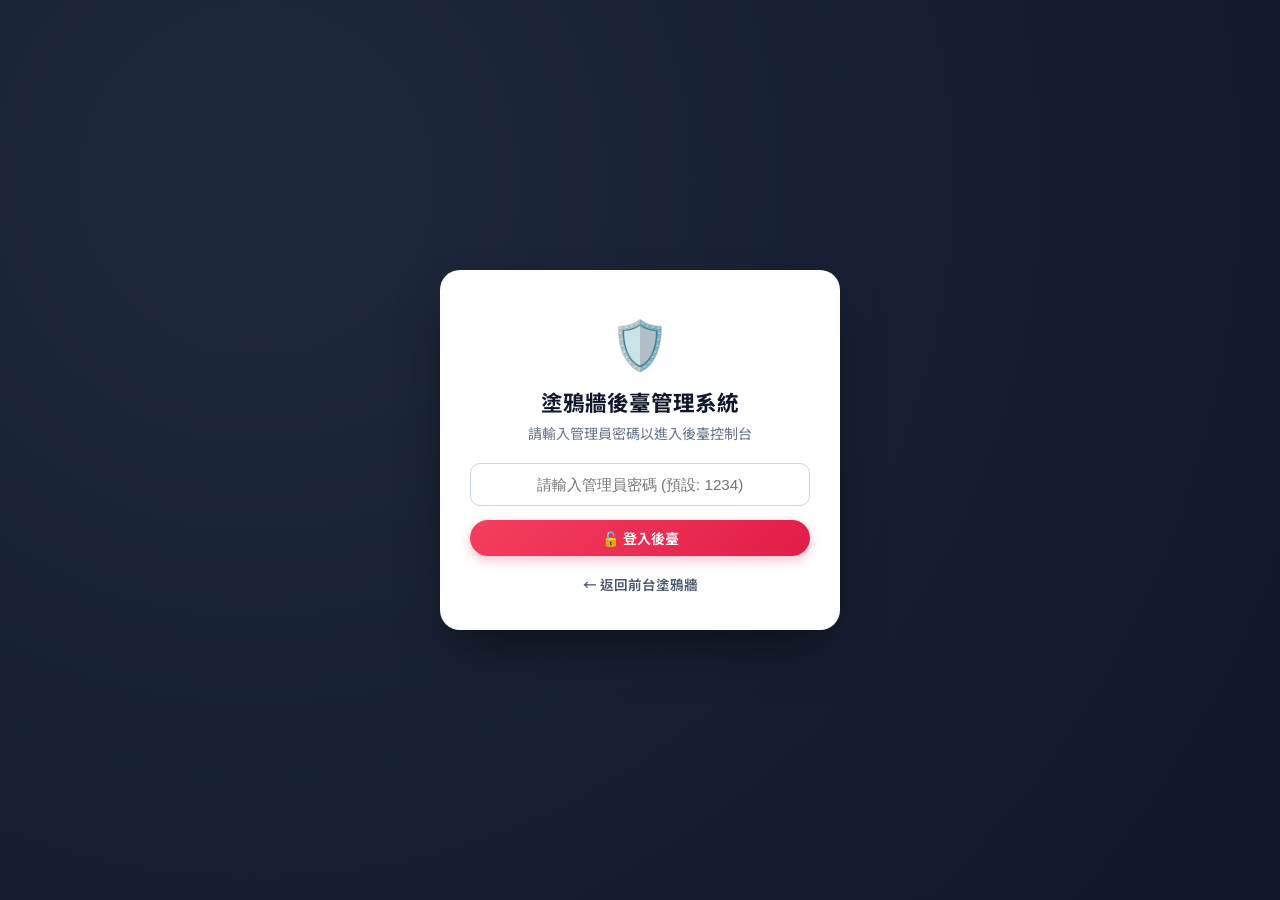
<file: admin.html>
<!DOCTYPE html>
<html lang="zh-Hant">
<head>
  <meta charset="UTF-8" />
  <meta name="viewport" content="width=device-width, initial-scale=1.0" />
  <title>塗鴉牆後臺管理系統 | Padlet Admin Dashboard</title>
  <link rel="preconnect" href="https://fonts.googleapis.com">
  <link rel="preconnect" href="https://fonts.gstatic.com" crossorigin>
  <link href="https://fonts.googleapis.com/css2?family=Noto+Sans+TC:wght@400;500;600;700&display=swap" rel="stylesheet">
  <link rel="stylesheet" href="style.css" />
</head>
<body class="admin-body">
  <!-- 管理員登入鎖定畫面 -->
  <div class="admin-login-overlay" id="loginOverlay">
    <div class="admin-login-card">
      <div class="login-icon">🛡️</div>
      <h2>塗鴉牆後臺管理系統</h2>
      <p>請輸入管理員密碼以進入後臺控制台</p>
      <form id="loginForm">
        <input
          type="password"
          id="adminPinInput"
          placeholder="請輸入管理員密碼 (預設: 1234)"
          required
          autocomplete="current-password"
        />
        <div class="login-error hidden" id="loginError">❌ 密碼錯誤，請重新輸入（預設密碼為 1234）</div>
        <button type="submit" class="btn btn-primary btn-block">🔓 登入後臺</button>
      </form>
      <div class="login-footer">
        <a href="index.html">← 返回前台塗鴉牆</a>
      </div>
    </div>
  </div>

  <!-- 後臺主介面 -->
  <div class="admin-layout hidden" id="adminApp">
    <!-- 左側導覽欄 -->
    <aside class="admin-sidebar">
      <div class="sidebar-brand">
        <div class="brand-logo">🛡️</div>
        <div>
          <h2>Padlet 後臺管理</h2>
          <span class="db-mini-badge" id="adminDbBadge">本機模式</span>
        </div>
      </div>

      <nav class="sidebar-nav">
        <button class="nav-item active" data-section="posts">
          📋 <span>貼文審核與管理</span>
          <span class="nav-badge" id="navPendingBadge">0</span>
        </button>
        <button class="nav-item" data-section="comments">
          💬 <span>留言互動管理</span>
        </button>
        <button class="nav-item" data-section="analytics">
          📊 <span>數據統計分析</span>
        </button>
        <button class="nav-item" data-section="settings">
          ⚙️ <span>牆面與權限設定</span>
        </button>
        <button class="nav-item" data-section="database">
          🗄️ <span>Google Sheet 資料庫</span>
        </button>
      </nav>

      <div class="sidebar-footer">
        <a href="index.html" class="btn btn-secondary btn-block">🎨 前往塗鴉牆前台</a>
        <button class="btn btn-ghost btn-block" id="logoutBtn">🔒 登出後臺</button>
      </div>
    </aside>

    <!-- 右側主內容區 -->
    <div class="admin-main">
      <!-- 頂部工具列 -->
      <header class="admin-topbar">
        <div class="topbar-title">
          <h1 id="sectionTitle">📋 貼文審核與管理</h1>
        </div>
        <div class="topbar-actions">
          <button class="btn btn-icon" id="adminRefreshBtn">🔄 重新同步</button>
          <button class="btn btn-primary" id="adminNewPostBtn">＋ 新增官方貼文</button>
        </div>
      </header>

      <!-- 載入進度條 -->
      <div class="loading-bar hidden" id="adminLoadingBar">
        <div class="loading-progress"></div>
      </div>

      <!-- KPI 數據摘要卡片列 -->
      <section class="kpi-grid">
        <div class="kpi-card">
          <div class="kpi-icon kpi-blue">📝</div>
          <div class="kpi-info">
            <span class="kpi-label">總貼文數</span>
            <strong class="kpi-value" id="kpiTotalPosts">0</strong>
          </div>
        </div>
        <div class="kpi-card">
          <div class="kpi-icon kpi-amber">⏳</div>
          <div class="kpi-info">
            <span class="kpi-label">待審核貼文</span>
            <strong class="kpi-value" id="kpiPendingPosts">0</strong>
          </div>
        </div>
        <div class="kpi-card">
          <div class="kpi-icon kpi-rose">❤️</div>
          <div class="kpi-info">
            <span class="kpi-label">累計獲得愛心</span>
            <strong class="kpi-value" id="kpiTotalLikes">0</strong>
          </div>
        </div>
        <div class="kpi-card">
          <div class="kpi-icon kpi-emerald">💬</div>
          <div class="kpi-info">
            <span class="kpi-label">總留言互動數</span>
            <strong class="kpi-value" id="kpiTotalComments">0</strong>
          </div>
        </div>
      </section>

      <!-- 分頁 1：貼文審核與管理 -->
      <section class="admin-section" id="section-posts">
        <div class="panel-card">
          <div class="table-toolbar">
            <div class="toolbar-filters">
              <input type="text" id="adminSearchInput" placeholder="🔍 搜尋標題、內容、作者..." />
              <select id="adminStatusFilter">
                <option value="all">所有狀態</option>
                <option value="approved">✅ 已公開 (Approved)</option>
                <option value="pending">⏳ 待審核 (Pending)</option>
                <option value="hidden">👁️‍🗨️ 已隱藏 (Hidden)</option>
              </select>
              <select id="adminCategoryFilter">
                <option value="all">所有分類</option>
                <option value="靈感筆記">💡 靈感筆記</option>
                <option value="作品分享">🖼️ 作品分享</option>
                <option value="好站連結">🔗 好站連結</option>
                <option value="待辦事項">📌 待辦事項</option>
                <option value="心情隨筆">💬 心情隨筆</option>
              </select>
            </div>

            <div class="toolbar-batch">
              <span class="selected-count">已選取 <strong id="selectedCount">0</strong> 筆</span>
              <button class="btn btn-sm btn-secondary" id="batchApproveBtn">✅ 批次通過</button>
              <button class="btn btn-sm btn-secondary" id="batchHideBtn">👁️‍🗨️ 批次隱藏</button>
              <button class="btn btn-sm btn-danger" id="batchDeleteBtn">🗑️ 批次刪除</button>
            </div>
          </div>

          <div class="table-responsive">
            <table class="admin-table">
              <thead>
                <tr>
                  <th width="40"><input type="checkbox" id="selectAllCheckbox" /></th>
                  <th width="100">狀態</th>
                  <th width="85">附件預覽</th>
                  <th>標題與內容摘要</th>
                  <th width="110">作者</th>
                  <th width="110">分類 / 顏色</th>
                  <th width="90">互動</th>
                  <th width="120">發布時間</th>
                  <th width="190">管理操作</th>
                </tr>
              </thead>
              <tbody id="adminPostsTbody">
                <!-- 由 admin.js 動態渲染 -->
              </tbody>
            </table>
          </div>
        </div>
      </section>

      <!-- 分頁 2：留言互動管理 -->
      <section class="admin-section hidden" id="section-comments">
        <div class="panel-card">
          <div class="panel-header">
            <h3>💬 全部卡片留言回覆一覽</h3>
            <p class="text-muted">可在此快速檢視所有訪客在各張貼文下的留言，並一鍵移除不當留言。</p>
          </div>
          <div class="table-responsive">
            <table class="admin-table">
              <thead>
                <tr>
                  <th width="140">留言者</th>
                  <th>留言內容</th>
                  <th width="240">所屬貼文標題</th>
                  <th width="150">留言時間</th>
                  <th width="100">操作</th>
                </tr>
              </thead>
              <tbody id="adminCommentsTbody"></tbody>
            </table>
          </div>
        </div>
      </section>

      <!-- 分頁 3：數據統計分析 -->
      <section class="admin-section hidden" id="section-analytics">
        <div class="analytics-grid">
          <div class="panel-card">
            <h3>🏷️ 各分類貼文數量分佈</h3>
            <div id="categoryChartContainer" class="bar-chart-list"></div>
          </div>
          <div class="panel-card">
            <h3>🏆 熱門貼文排行榜 (依愛心與留言數)</h3>
            <div id="topPostsList" class="ranking-list"></div>
          </div>
          <div class="panel-card">
            <h3>✍️ 活躍投稿作者排行</h3>
            <div id="topAuthorsList" class="ranking-list"></div>
          </div>
          <div class="panel-card">
            <h3>🎨 便利貼顏色偏好分佈</h3>
            <div id="colorChartContainer" class="bar-chart-list"></div>
          </div>
        </div>
      </section>

      <!-- 分頁 4：牆面與權限設定 -->
      <section class="admin-section hidden" id="section-settings">
        <div class="panel-card">
          <div class="panel-header">
            <h3>⚙️ 塗鴉牆全域外觀與權限設定</h3>
            <p class="text-muted">修改後點擊「儲存牆面設定」，將同步更新至前台與 Google Sheet `Settings` 工作表。</p>
          </div>
          <form id="boardSettingsForm" class="settings-form">
            <div class="form-row two-cols">
              <div class="form-group">
                <label for="cfgBoardTitle">🏷️ 塗鴉牆主標題</label>
                <input type="text" id="cfgBoardTitle" required />
              </div>
              <div class="form-group">
                <label for="cfgBoardBg">🎨 預設背景主題</label>
                <select id="cfgBoardBg">
                  <option value="bg-cork">經典軟木塞 (Cork)</option>
                  <option value="bg-dark">星空深色 (Dark)</option>
                  <option value="bg-pastel">晨曦漸層 (Pastel)</option>
                  <option value="bg-grid">極簡方格 (Grid)</option>
                </select>
              </div>
            </div>

            <div class="form-group">
              <label for="cfgBoardSubtitle">📝 塗鴉牆副標題說明</label>
              <input type="text" id="cfgBoardSubtitle" />
            </div>

            <div class="form-group">
              <label for="cfgAnnouncement">📢 頂部置頂公告橫幅 <span class="sub-label">(留空則不顯示公告列)</span></label>
              <input type="text" id="cfgAnnouncement" placeholder="例如：歡迎同學上傳本週專題作品！請記得填寫組別與姓名～" />
            </div>

            <hr class="divider" />
            <h4>🛡️ 發言權限與審核機制</h4>

            <div class="switch-list">
              <label class="switch-row">
                <div>
                  <strong>開放訪客新增貼文</strong>
                  <p>關閉後，前台將隱藏「＋新增貼文」按鈕，僅管理員可由後臺發文。</p>
                </div>
                <input type="checkbox" id="cfgAllowPosting" checked />
              </label>

              <label class="switch-row">
                <div>
                  <strong>啟用「先審核後公開」機制</strong>
                  <p>開啟後，前台新發布的貼文會先進入「⏳ 待審核」狀態，需管理員於後臺核准才會顯示於前台。</p>
                </div>
                <input type="checkbox" id="cfgRequireApproval" />
              </label>

              <label class="switch-row">
                <div>
                  <strong>開放貼文下方留言互動</strong>
                  <p>關閉後，前台卡片將停止新增留言回覆。</p>
                </div>
                <input type="checkbox" id="cfgAllowComments" checked />
              </label>
            </div>

            <hr class="divider" />
            <h4>🔑 後臺管理員密碼設定</h4>
            <div class="form-row two-cols">
              <div class="form-group">
                <label for="cfgNewPin">修改後臺管理密碼 <span class="sub-label">(留空則維持原密碼)</span></label>
                <input type="password" id="cfgNewPin" placeholder="輸入新密碼..." />
              </div>
            </div>

            <div class="form-actions">
              <button type="submit" class="btn btn-primary">💾 儲存牆面設定</button>
            </div>
          </form>
        </div>
      </section>

      <!-- 分頁 5：Google Sheet 資料庫與備份匯入 -->
      <section class="admin-section hidden" id="section-database">
        <div class="panel-card">
          <div class="panel-header">
            <h3>🗄️ Google Sheet 資料庫連線與資料備份</h3>
            <p class="text-muted">管理 Google Apps Script Web App 連線網址，或將貼文匯出成 CSV / JSON 報表。</p>
          </div>

          <div class="form-group">
            <label for="adminGasUrlInput">🔗 Google Apps Script Web App URL</label>
            <div class="input-with-btn">
              <input type="url" id="adminGasUrlInput" placeholder="https://script.google.com/macros/s/AKfycb.../exec" />
              <button type="button" class="btn btn-secondary" id="adminTestGasBtn">🔌 測試連線</button>
              <button type="button" class="btn btn-primary" id="adminSaveGasBtn">💾 儲存連線</button>
            </div>
            <p id="adminGasTestMsg" class="test-result-msg"></p>
          </div>

          <hr class="divider" />
          <h4>📦 資料匯出、匯入與清理</h4>
          <div class="db-tools-grid">
            <div class="tool-box">
              <h5>📊 匯出 Excel / CSV 報表</h5>
              <p>將所有貼文（含作者、分類、時間、按讚數、連結）匯出為 UTF-8 CSV 檔案，可直接用 Excel 開啟評分。</p>
              <button type="button" class="btn btn-secondary" id="exportCsvBtn">📥 匯出 CSV 試算表</button>
            </div>

            <div class="tool-box">
              <h5>🗂️ 匯出完整 JSON 備份</h5>
              <p>完整備份所有貼文與留言結構，可用於日後還原或遷移。</p>
              <button type="button" class="btn btn-secondary" id="adminExportJsonBtn">📥 下載 JSON 備份</button>
            </div>

            <div class="tool-box">
              <h5>📤 匯入 JSON 備份資料</h5>
              <p>從先前備份的 JSON 檔案還原貼文資料。</p>
              <input type="file" id="importJsonFile" accept=".json" hidden />
              <button type="button" class="btn btn-secondary" id="importJsonBtn">📤 選擇 JSON 檔案匯入</button>
            </div>

            <div class="tool-box">
              <h5>📋 複製新版 Apps Script 後端</h5>
              <p>包含完整後臺管理 API（批次刪除、審核、雲端設定同步）的後端程式碼。</p>
              <button type="button" class="btn btn-secondary" id="adminCopyGasBtn">📋 一鍵複製新版 .gs 程式碼</button>
            </div>
          </div>
        </div>
      </section>
    </div>
  </div>

  <!-- 編輯 / 新增貼文 Modal -->
  <div class="modal-overlay hidden" id="editPostModal">
    <div class="modal-card">
      <div class="modal-header">
        <h2 id="editModalTitle">✏️ 編輯貼文</h2>
        <button class="modal-close" id="closeEditModal">&times;</button>
      </div>
      <form id="editPostForm" class="modal-body">
        <input type="hidden" id="editPostId" />
        <div class="form-row two-cols">
          <div class="form-group">
            <label for="editAuthor">👤 作者暱稱</label>
            <input type="text" id="editAuthor" required />
          </div>
          <div class="form-group">
            <label for="editStatus">🛡️ 審核狀態</label>
            <select id="editStatus">
              <option value="approved">✅ 已公開 (Approved)</option>
              <option value="pending">⏳ 待審核 (Pending)</option>
              <option value="hidden">👁️‍🗨️ 已隱藏 (Hidden)</option>
            </select>
          </div>
        </div>

        <div class="form-row two-cols">
          <div class="form-group">
            <label for="editCategory">🏷️ 分類標籤</label>
            <select id="editCategory">
              <option value="靈感筆記">💡 靈感筆記</option>
              <option value="作品分享">🖼️ 作品分享</option>
              <option value="好站連結">🔗 好站連結</option>
              <option value="待辦事項">📌 待辦事項</option>
              <option value="心情隨筆">💬 心情隨筆</option>
            </select>
          </div>
          <div class="form-group">
            <label for="editColor">🎨 便利貼顏色</label>
            <select id="editColor">
              <option value="white">純淨白</option>
              <option value="yellow">暖陽黃</option>
              <option value="pink">櫻花粉</option>
              <option value="blue">晴空藍</option>
              <option value="green">薄荷綠</option>
              <option value="purple">薰衣草紫</option>
            </select>
          </div>
        </div>

        <div class="form-group">
          <label for="editTitle">📝 標題</label>
          <input type="text" id="editTitle" required />
        </div>

        <div class="form-group">
          <label for="editContent">💬 內容</label>
          <textarea id="editContent" rows="4"></textarea>
        </div>

        <div class="form-group">
          <label for="editImageUrl">🖼️ 圖片網址 (或上傳替換新圖片)</label>
          <input type="text" id="editImageUrl" placeholder="https://... 或選擇下方檔案上傳" />
          <input type="file" id="editImageFile" accept="image/*" style="margin-top: 6px; font-size: 0.82rem;" />
        </div>

        <div class="form-row two-cols">
          <div class="form-group">
            <label for="editLinkUrl">🔗 外部連結網址</label>
            <input type="url" id="editLinkUrl" placeholder="https://..." />
          </div>
          <div class="form-group">
            <label for="editLinkTitle">🔗 連結顯示名稱</label>
            <input type="text" id="editLinkTitle" placeholder="選填" />
          </div>
        </div>

        <div class="form-row two-cols align-center">
          <div class="form-group">
            <label for="editLikes">❤️ 愛心數量</label>
            <input type="number" id="editLikes" min="0" value="0" />
          </div>
          <div class="form-group pin-checkbox-group">
            <label class="checkbox-label">
              <input type="checkbox" id="editPinned" />
              <span>📌 置頂這則貼文</span>
            </label>
          </div>
        </div>

        <div class="modal-footer">
          <button type="button" class="btn btn-ghost" id="cancelEditBtn">取消</button>
          <button type="submit" class="btn btn-primary" id="saveEditBtn">💾 儲存變更</button>
        </div>
      </form>
    </div>
  </div>

  <!-- Toast 通知 -->
  <div class="toast-container" id="toastContainer"></div>

  <script src="admin.js"></script>
</body>
</html>
</file>
<file: style.css>
:root {
  --primary: #e11d48;
  --primary-hover: #be123c;
  --text-main: #1e293b;
  --text-muted: #64748b;
  --border-light: rgba(148, 163, 184, 0.25);
  --shadow-card: 0 10px 25px -5px rgba(15, 23, 42, 0.12), 0 4px 10px -2px rgba(15, 23, 42, 0.06);
  --shadow-hover: 0 20px 30px -8px rgba(15, 23, 42, 0.18), 0 8px 15px -4px rgba(15, 23, 42, 0.08);
  --radius-lg: 16px;
  --radius-md: 12px;
}

* {
  box-sizing: border-box;
  margin: 0;
  padding: 0;
}

body {
  font-family: 'Noto Sans TC', -apple-system, BlinkMacSystemFont, 'Segoe UI', Roboto, sans-serif;
  color: var(--text-main);
  min-height: 100vh;
  transition: background 0.35s ease;
  overflow-x: hidden;
}

/* 4 種經典 Padlet 塗鴉牆主題背景 */
body.bg-cork {
  background-color: #d6a97a;
  background-image:
    radial-gradient(rgba(120, 72, 32, 0.16) 1.5px, transparent 0),
    radial-gradient(rgba(255, 235, 205, 0.25) 1.5px, transparent 0),
    linear-gradient(135deg, #d8ad7f 0%, #c89666 50%, #be8a59 100%);
  background-size: 22px 22px, 22px 22px, 100% 100%;
  background-position: 0 0, 11px 11px, 0 0;
}

body.bg-dark {
  background: radial-gradient(circle at 20% 20%, #1e293b 0%, #0f172a 60%, #020617 100%);
}

body.bg-pastel {
  background: linear-gradient(135deg, #fdf2f8 0%, #eef2ff 50%, #f0fdf4 100%);
}

body.bg-grid {
  background-color: #f8fafc;
  background-image:
    linear-gradient(to right, rgba(148, 163, 184, 0.18) 1px, transparent 1px),
    linear-gradient(to bottom, rgba(148, 163, 184, 0.18) 1px, transparent 1px);
  background-size: 28px 28px;
}

/* 頂部導覽列 */
.board-header {
  position: sticky;
  top: 0;
  z-index: 50;
  display: flex;
  flex-wrap: wrap;
  justify-content: space-between;
  align-items: center;
  gap: 16px;
  padding: 14px 28px;
  background: rgba(255, 255, 255, 0.86);
  backdrop-filter: blur(14px);
  -webkit-backdrop-filter: blur(14px);
  border-bottom: 1px solid rgba(255, 255, 255, 0.4);
  box-shadow: 0 4px 20px rgba(15, 23, 42, 0.06);
}

.header-left {
  display: flex;
  align-items: center;
  gap: 14px;
}

.board-avatar {
  width: 48px;
  height: 48px;
  border-radius: 14px;
  background: linear-gradient(135deg, #fb7185, #e11d48);
  display: flex;
  align-items: center;
  justify-content: center;
  font-size: 24px;
  box-shadow: 0 4px 12px rgba(225, 29, 72, 0.3);
  flex-shrink: 0;
}

.board-title-row {
  display: flex;
  align-items: center;
  gap: 12px;
  flex-wrap: wrap;
}

.board-title-group h1 {
  font-size: 1.35rem;
  font-weight: 700;
  color: #0f172a;
  padding: 2px 6px;
  border-radius: 6px;
  outline: none;
  transition: background 0.2s;
}

.board-title-group h1:hover,
.board-title-group h1:focus,
.board-title-group p:hover,
.board-title-group p:focus {
  background: rgba(148, 163, 184, 0.16);
}

.board-title-group p {
  font-size: 0.85rem;
  color: #475569;
  padding: 2px 6px;
  border-radius: 6px;
  outline: none;
}

/* 資料庫連線狀態徽章 */
.db-badge {
  display: inline-flex;
  align-items: center;
  gap: 6px;
  font-size: 0.75rem;
  font-weight: 600;
  padding: 4px 10px;
  border-radius: 999px;
  background: #f1f5f9;
  color: #475569;
  border: 1px solid #cbd5e1;
  cursor: pointer;
  transition: all 0.2s;
}

.db-badge:hover {
  transform: translateY(-1px);
}

.db-badge.connected {
  background: #dcfce7;
  color: #15803d;
  border-color: #86efac;
}

.status-dot {
  width: 8px;
  height: 8px;
  border-radius: 50%;
  background: #94a3b8;
}

.db-badge.connected .status-dot {
  background: #16a34a;
  box-shadow: 0 0 0 3px rgba(22, 163, 74, 0.2);
}

.header-actions {
  display: flex;
  align-items: center;
  gap: 10px;
  flex-wrap: wrap;
}

.search-box {
  position: relative;
  display: flex;
  align-items: center;
}

.search-icon {
  position: absolute;
  left: 12px;
  font-size: 0.9rem;
  pointer-events: none;
}

.search-box input {
  padding: 8px 14px 8px 34px;
  border-radius: 999px;
  border: 1px solid #cbd5e1;
  background: rgba(255, 255, 255, 0.9);
  font-size: 0.88rem;
  width: 210px;
  transition: all 0.2s;
  outline: none;
}

.search-box input:focus {
  width: 250px;
  border-color: var(--primary);
  box-shadow: 0 0 0 3px rgba(225, 29, 72, 0.15);
}

/* 背景切換圓點 */
.bg-switcher {
  display: flex;
  align-items: center;
  gap: 6px;
  background: rgba(241, 245, 249, 0.85);
  padding: 6px 10px;
  border-radius: 999px;
  border: 1px solid #e2e8f0;
}

.bg-dot {
  width: 20px;
  height: 20px;
  border-radius: 50%;
  border: 2px solid #fff;
  cursor: pointer;
  box-shadow: 0 1px 3px rgba(0, 0, 0, 0.2);
  transition: transform 0.15s;
}

.bg-dot:hover,
.bg-dot.active {
  transform: scale(1.2);
  outline: 2px solid var(--primary);
}

.bg-dot[data-bg="bg-cork"] { background: #c89666; }
.bg-dot[data-bg="bg-dark"] { background: #0f172a; }
.bg-dot[data-bg="bg-pastel"] { background: linear-gradient(135deg, #fbcfe8, #c7d2fe); }
.bg-dot[data-bg="bg-grid"] { background: #f8fafc; }

/* 按鈕樣式 */
.btn {
  display: inline-flex;
  align-items: center;
  gap: 6px;
  padding: 8px 15px;
  border-radius: 999px;
  font-size: 0.88rem;
  font-weight: 600;
  border: none;
  cursor: pointer;
  transition: all 0.2s ease;
  font-family: inherit;
}

.btn-primary {
  background: linear-gradient(135deg, #f43f5e, #e11d48);
  color: #fff;
  box-shadow: 0 4px 12px rgba(225, 29, 72, 0.28);
}

.btn-primary:hover {
  background: linear-gradient(135deg, #e11d48, #be123c);
  transform: translateY(-1px);
}

.btn-secondary {
  background: #fff;
  color: #334155;
  border: 1px solid #cbd5e1;
}

.btn-secondary:hover {
  background: #f8fafc;
  border-color: #94a3b8;
}

.btn-icon {
  background: rgba(255, 255, 255, 0.85);
  color: #334155;
  border: 1px solid #cbd5e1;
}

.btn-icon:hover {
  background: #fff;
}

.btn-ghost {
  background: transparent;
  color: #64748b;
}

.btn-ghost:hover {
  background: #f1f5f9;
  color: #0f172a;
}

.btn-sm {
  padding: 5px 12px;
  font-size: 0.8rem;
}

/* 分類篩選列 */
.filter-bar {
  display: flex;
  justify-content: space-between;
  align-items: center;
  flex-wrap: wrap;
  gap: 12px;
  padding: 12px 28px;
  background: rgba(255, 255, 255, 0.65);
  backdrop-filter: blur(10px);
  border-bottom: 1px solid rgba(255, 255, 255, 0.3);
}

.category-tabs {
  display: flex;
  align-items: center;
  gap: 8px;
  flex-wrap: wrap;
}

.cat-tab {
  padding: 6px 14px;
  border-radius: 999px;
  border: 1px solid rgba(148, 163, 184, 0.35);
  background: rgba(255, 255, 255, 0.8);
  color: #334155;
  font-size: 0.84rem;
  font-weight: 500;
  cursor: pointer;
  transition: all 0.2s;
  font-family: inherit;
}

.cat-tab:hover {
  background: #fff;
  transform: translateY(-1px);
}

.cat-tab.active {
  background: #0f172a;
  color: #fff;
  border-color: #0f172a;
}

.layout-controls {
  display: flex;
  align-items: center;
  gap: 8px;
}

.hint-text {
  font-size: 0.8rem;
  color: #475569;
  background: rgba(255, 255, 255, 0.7);
  padding: 4px 10px;
  border-radius: 999px;
}

.layout-btn {
  padding: 5px 11px;
  border-radius: 8px;
  border: 1px solid rgba(148, 163, 184, 0.4);
  background: rgba(255, 255, 255, 0.75);
  font-size: 0.82rem;
  cursor: pointer;
  font-family: inherit;
}

.layout-btn.active {
  background: #0f172a;
  color: #fff;
  border-color: #0f172a;
}

/* 進度條 */
.loading-bar {
  width: 100%;
  height: 4px;
  background: rgba(225, 29, 72, 0.15);
  overflow: hidden;
}

.loading-progress {
  width: 35%;
  height: 100%;
  background: var(--primary);
  animation: loadingSlide 1.1s infinite ease-in-out;
}

@keyframes loadingSlide {
  0% { transform: translateX(-100%); }
  100% { transform: translateX(350%); }
}

/* 塗鴉牆主畫布與瀑布流卡片 */
.board-canvas {
  padding: 28px;
  min-height: calc(100vh - 140px);
}

.masonry-grid {
  column-count: 4;
  column-gap: 22px;
  max-width: 1600px;
  margin: 0 auto;
}

.masonry-grid.stream-view {
  column-count: 1;
  max-width: 680px;
}

@media (max-width: 1320px) {
  .masonry-grid { column-count: 3; }
}
@media (max-width: 960px) {
  .masonry-grid { column-count: 2; }
}
@media (max-width: 620px) {
  .masonry-grid { column-count: 1; }
  .board-header, .filter-bar, .board-canvas { padding-left: 16px; padding-right: 16px; }
  .hint-text { display: none; }
}

/* 貼文卡片 (Padlet Card) */
.padlet-card {
  break-inside: avoid;
  margin-bottom: 22px;
  border-radius: var(--radius-lg);
  background: #ffffff;
  box-shadow: var(--shadow-card);
  border: 1px solid rgba(255, 255, 255, 0.7);
  overflow: hidden;
  transition: transform 0.22s ease, box-shadow 0.22s ease;
  position: relative;
  animation: cardPopIn 0.28s ease-out;
}

@keyframes cardPopIn {
  from { opacity: 0; transform: translateY(12px) scale(0.98); }
  to { opacity: 1; transform: translateY(0) scale(1); }
}

.padlet-card:hover {
  transform: translateY(-4px);
  box-shadow: var(--shadow-hover);
}

/* 便利貼主題色 */
.padlet-card.color-white { background: #ffffff; }
.padlet-card.color-yellow { background: #fef9c3; border-color: #fde047; }
.padlet-card.color-pink { background: #fce7f3; border-color: #f9a8d4; }
.padlet-card.color-blue { background: #e0f2fe; border-color: #7dd3fc; }
.padlet-card.color-green { background: #dcfce7; border-color: #86efac; }
.padlet-card.color-purple { background: #f3e8ff; border-color: #d8b4fe; }

.card-top-bar {
  display: flex;
  justify-content: space-between;
  align-items: center;
  padding: 14px 16px 8px;
}

.author-info {
  display: flex;
  align-items: center;
  gap: 8px;
}

.author-avatar {
  width: 30px;
  height: 30px;
  border-radius: 50%;
  background: rgba(15, 23, 42, 0.08);
  display: flex;
  align-items: center;
  justify-content: center;
  font-size: 0.82rem;
  font-weight: 700;
  color: #334155;
}

.author-meta {
  display: flex;
  flex-direction: column;
}

.author-name {
  font-size: 0.84rem;
  font-weight: 600;
  color: #1e293b;
}

.post-time {
  font-size: 0.72rem;
  color: #64748b;
}

.card-badges {
  display: flex;
  align-items: center;
  gap: 6px;
}

.category-pill {
  font-size: 0.72rem;
  font-weight: 600;
  padding: 3px 9px;
  border-radius: 999px;
  background: rgba(15, 23, 42, 0.07);
  color: #334155;
}

.pin-btn, .delete-btn {
  background: transparent;
  border: none;
  cursor: pointer;
  font-size: 0.92rem;
  opacity: 0.45;
  padding: 3px;
  border-radius: 6px;
  transition: all 0.15s;
}

.pin-btn:hover, .delete-btn:hover, .pin-btn.pinned {
  opacity: 1;
  background: rgba(15, 23, 42, 0.07);
}

.card-body {
  padding: 6px 16px 14px;
}

.card-title {
  font-size: 1.08rem;
  font-weight: 700;
  color: #0f172a;
  margin-bottom: 8px;
  line-height: 1.4;
  word-break: break-word;
}

.card-content {
  font-size: 0.92rem;
  color: #334155;
  line-height: 1.65;
  white-space: pre-wrap;
  word-break: break-word;
  margin-bottom: 12px;
}

/* 卡片圖片展示 */
.card-image-wrap {
  margin: 0 -16px 12px;
  background: rgba(15, 23, 42, 0.04);
  cursor: zoom-in;
  overflow: hidden;
  max-height: 360px;
  display: flex;
  align-items: center;
  justify-content: center;
}

.card-image-wrap img {
  width: 100%;
  height: auto;
  max-height: 360px;
  object-fit: cover;
  display: block;
  transition: transform 0.3s ease;
}

.card-image-wrap:hover img {
  transform: scale(1.03);
}

/* 附加連結預覽卡片 */
.card-link-box {
  display: flex;
  align-items: center;
  gap: 10px;
  padding: 10px 12px;
  border-radius: 12px;
  background: rgba(255, 255, 255, 0.72);
  border: 1px solid rgba(15, 23, 42, 0.12);
  text-decoration: none;
  color: #0f172a;
  margin-top: 6px;
  transition: all 0.2s;
}

.card-link-box:hover {
  background: #ffffff;
  border-color: var(--primary);
  transform: translateY(-1px);
}

.link-icon-badge {
  width: 36px;
  height: 36px;
  border-radius: 10px;
  background: rgba(225, 29, 72, 0.1);
  color: var(--primary);
  display: flex;
  align-items: center;
  justify-content: center;
  font-size: 1.05rem;
  flex-shrink: 0;
}

.link-details {
  overflow: hidden;
  flex: 1;
}

.link-title {
  font-size: 0.85rem;
  font-weight: 600;
  color: #0f172a;
  white-space: nowrap;
  overflow: hidden;
  text-overflow: ellipsis;
}

.link-domain {
  font-size: 0.74rem;
  color: #64748b;
  white-space: nowrap;
  overflow: hidden;
  text-overflow: ellipsis;
}

/* 卡片底部互動區 (按讚與留言) */
.card-footer {
  padding: 10px 16px 12px;
  border-top: 1px solid rgba(15, 23, 42, 0.08);
  background: rgba(255, 255, 255, 0.35);
}

.card-actions-row {
  display: flex;
  justify-content: space-between;
  align-items: center;
}

.like-btn, .comment-toggle-btn {
  display: inline-flex;
  align-items: center;
  gap: 5px;
  padding: 5px 11px;
  border-radius: 999px;
  border: 1px solid rgba(15, 23, 42, 0.12);
  background: rgba(255, 255, 255, 0.75);
  font-size: 0.8rem;
  font-weight: 600;
  color: #334155;
  cursor: pointer;
  transition: all 0.15s;
  font-family: inherit;
}

.like-btn:hover, .comment-toggle-btn:hover {
  background: #fff;
  transform: scale(1.04);
}

.like-btn.liked {
  background: #ffe4e6;
  border-color: #fda4af;
  color: #e11d48;
}

/* 卡片內嵌留言區 */
.comments-section {
  margin-top: 10px;
  padding-top: 10px;
  border-top: 1px dashed rgba(15, 23, 42, 0.12);
}

.comment-list {
  display: flex;
  flex-direction: column;
  gap: 7px;
  margin-bottom: 10px;
  max-height: 180px;
  overflow-y: auto;
}

.comment-item {
  font-size: 0.8rem;
  background: rgba(255, 255, 255, 0.75);
  padding: 6px 10px;
  border-radius: 8px;
  line-height: 1.45;
}

.comment-author {
  font-weight: 700;
  color: #0f172a;
  margin-right: 6px;
}

.comment-text {
  color: #334155;
  word-break: break-word;
}

.comment-form {
  display: flex;
  gap: 6px;
}

.comment-form input {
  flex: 1;
  padding: 6px 10px;
  border-radius: 999px;
  border: 1px solid rgba(15, 23, 42, 0.2);
  background: rgba(255, 255, 255, 0.9);
  font-size: 0.8rem;
  outline: none;
  font-family: inherit;
}

.comment-form input:focus {
  border-color: var(--primary);
}

.comment-form button {
  padding: 6px 12px;
  border-radius: 999px;
  border: none;
  background: #0f172a;
  color: #fff;
  font-size: 0.78rem;
  font-weight: 600;
  cursor: pointer;
}

/* 空狀態 */
.empty-state {
  max-width: 460px;
  margin: 60px auto;
  text-align: center;
  padding: 40px 28px;
  border-radius: 20px;
  background: rgba(255, 255, 255, 0.9);
  backdrop-filter: blur(12px);
  box-shadow: var(--shadow-card);
}

.empty-icon {
  font-size: 3rem;
  margin-bottom: 12px;
}

.empty-state h3 {
  font-size: 1.2rem;
  margin-bottom: 8px;
}

.empty-state p {
  font-size: 0.9rem;
  color: #64748b;
  margin-bottom: 20px;
  line-height: 1.6;
}

/* 右下角懸浮按鈕 FAB */
.fab-add {
  position: fixed;
  right: 32px;
  bottom: 32px;
  width: 62px;
  height: 62px;
  border-radius: 50%;
  border: none;
  background: linear-gradient(135deg, #f43f5e, #e11d48);
  color: #fff;
  font-size: 2rem;
  display: flex;
  align-items: center;
  justify-content: center;
  cursor: pointer;
  box-shadow: 0 12px 28px rgba(225, 29, 72, 0.45);
  z-index: 45;
  transition: transform 0.2s ease, box-shadow 0.2s ease;
}

.fab-add:hover {
  transform: scale(1.08) rotate(90deg);
  box-shadow: 0 16px 34px rgba(225, 29, 72, 0.55);
}

/* Modal 彈窗 */
.modal-overlay {
  position: fixed;
  inset: 0;
  z-index: 100;
  background: rgba(15, 23, 42, 0.55);
  backdrop-filter: blur(5px);
  display: flex;
  align-items: center;
  justify-content: center;
  padding: 20px;
  overflow-y: auto;
}

.modal-card {
  width: 100%;
  max-width: 560px;
  background: #ffffff;
  border-radius: 20px;
  box-shadow: 0 25px 50px -12px rgba(15, 23, 42, 0.35);
  overflow: hidden;
  max-height: 92vh;
  display: flex;
  flex-direction: column;
}

.modal-card.modal-lg {
  max-width: 680px;
}

.modal-header {
  display: flex;
  justify-content: space-between;
  align-items: center;
  padding: 18px 24px;
  border-bottom: 1px solid #e2e8f0;
}

.modal-header h2 {
  font-size: 1.18rem;
  color: #0f172a;
}

.modal-close {
  background: transparent;
  border: none;
  font-size: 1.6rem;
  line-height: 1;
  color: #64748b;
  cursor: pointer;
}

.modal-body {
  padding: 20px 24px;
  overflow-y: auto;
}

.form-group {
  margin-bottom: 16px;
}

.form-group label {
  display: block;
  font-size: 0.86rem;
  font-weight: 600;
  color: #1e293b;
  margin-bottom: 6px;
}

.sub-label {
  font-weight: 400;
  color: #64748b;
  font-size: 0.78rem;
}

.required {
  color: var(--primary);
}

.form-row.two-cols {
  display: grid;
  grid-template-columns: 1fr 1fr;
  gap: 12px;
}

@media (max-width: 520px) {
  .form-row.two-cols { grid-template-columns: 1fr; }
}

.form-group input[type="text"],
.form-group input[type="url"],
.form-group select,
.form-group textarea {
  width: 100%;
  padding: 10px 12px;
  border-radius: 10px;
  border: 1px solid #cbd5e1;
  font-size: 0.9rem;
  font-family: inherit;
  outline: none;
  transition: border-color 0.2s, box-shadow 0.2s;
}

.form-group input:focus,
.form-group select:focus,
.form-group textarea:focus {
  border-color: var(--primary);
  box-shadow: 0 0 0 3px rgba(225, 29, 72, 0.12);
}

/* 圖片上傳區 */
.media-tabs {
  display: flex;
  gap: 8px;
  margin-bottom: 8px;
}

.media-tab {
  padding: 6px 12px;
  border-radius: 8px;
  border: 1px solid #cbd5e1;
  background: #f8fafc;
  font-size: 0.8rem;
  font-weight: 600;
  cursor: pointer;
  font-family: inherit;
}

.media-tab.active {
  background: #0f172a;
  color: #fff;
  border-color: #0f172a;
}

.drop-zone {
  border: 2px dashed #cbd5e1;
  border-radius: 12px;
  padding: 18px;
  text-align: center;
  background: #f8fafc;
  cursor: pointer;
  transition: all 0.2s;
  position: relative;
}

.drop-zone:hover, .drop-zone.dragover {
  border-color: var(--primary);
  background: #fff1f2;
}

.drop-icon {
  font-size: 1.8rem;
  display: block;
  margin-bottom: 6px;
}

.drop-zone-content p {
  font-size: 0.86rem;
  font-weight: 500;
  color: #334155;
  margin-bottom: 4px;
}

.drop-hint {
  font-size: 0.75rem;
  color: #64748b;
}

.image-preview-wrap {
  position: relative;
  display: inline-block;
  max-width: 100%;
}

.image-preview-wrap img {
  max-height: 200px;
  max-width: 100%;
  border-radius: 10px;
  display: block;
  margin: 0 auto;
}

.remove-img-btn {
  position: absolute;
  top: -10px;
  right: -10px;
  width: 28px;
  height: 28px;
  border-radius: 50%;
  border: none;
  background: #ef4444;
  color: #fff;
  font-size: 1.1rem;
  cursor: pointer;
  box-shadow: 0 2px 6px rgba(0, 0, 0, 0.25);
}

/* 顏色選擇器 */
.color-picker {
  display: flex;
  gap: 8px;
  align-items: center;
}

.color-swatch {
  width: 28px;
  height: 28px;
  border-radius: 50%;
  border: 2px solid #cbd5e1;
  cursor: pointer;
  transition: transform 0.15s;
}

.color-swatch.active {
  transform: scale(1.18);
  border-color: #0f172a;
  box-shadow: 0 0 0 2px rgba(15, 23, 42, 0.2);
}

.swatch-white { background: #ffffff; }
.swatch-yellow { background: #fef08a; }
.swatch-pink { background: #fbcfe8; }
.swatch-blue { background: #bae6fd; }
.swatch-green { background: #bbf7d0; }
.swatch-purple { background: #e9d5ff; }

.pin-checkbox-group {
  display: flex;
  align-items: center;
  padding-top: 18px;
}

.checkbox-label {
  display: inline-flex !important;
  align-items: center;
  gap: 8px;
  cursor: pointer;
  user-select: none;
}

.modal-footer {
  display: flex;
  justify-content: flex-end;
  gap: 10px;
  padding-top: 12px;
  border-top: 1px solid #e2e8f0;
  margin-top: 8px;
}

/* 設定視窗與教學步驟 */
.field-help {
  font-size: 0.78rem;
  color: #64748b;
  margin-top: 6px;
  line-height: 1.5;
}

.connection-test-row {
  display: flex;
  align-items: center;
  gap: 10px;
  flex-wrap: wrap;
  margin-bottom: 14px;
}

.test-result-msg {
  font-size: 0.82rem;
  font-weight: 600;
}

.divider {
  border: none;
  border-top: 1px solid #e2e8f0;
  margin: 16px 0;
}

.setup-guide h3 {
  font-size: 0.96rem;
  margin-bottom: 10px;
  color: #0f172a;
}

.guide-steps {
  padding-left: 20px;
  font-size: 0.84rem;
  color: #334155;
  line-height: 1.7;
}

.guide-steps li {
  margin-bottom: 8px;
}

.guide-steps ul {
  padding-left: 18px;
  margin-top: 4px;
}

.copy-code-bar {
  margin-top: 6px;
}

kbd {
  background: #f1f5f9;
  border: 1px solid #cbd5e1;
  border-radius: 4px;
  padding: 1px 5px;
  font-size: 0.75rem;
}

code {
  background: #f1f5f9;
  padding: 2px 6px;
  border-radius: 4px;
  font-size: 0.8rem;
}

/* 燈箱放大檢視 */
.lightbox-overlay {
  position: fixed;
  inset: 0;
  z-index: 120;
  background: rgba(2, 6, 23, 0.88);
  display: flex;
  flex-direction: column;
  align-items: center;
  justify-content: center;
  padding: 24px;
}

.lightbox-overlay img {
  max-width: 92vw;
  max-height: 82vh;
  border-radius: 12px;
  box-shadow: 0 25px 50px rgba(0, 0, 0, 0.5);
}

.lightbox-caption {
  color: #f8fafc;
  margin-top: 12px;
  font-size: 0.95rem;
}

.lightbox-close {
  position: absolute;
  top: 20px;
  right: 28px;
  background: transparent;
  border: none;
  color: #fff;
  font-size: 2.2rem;
  cursor: pointer;
}

/* Toast 訊息 */
.toast-container {
  position: fixed;
  bottom: 24px;
  left: 50%;
  transform: translateX(-50%);
  z-index: 150;
  display: flex;
  flex-direction: column;
  gap: 8px;
}

.toast {
  background: rgba(15, 23, 42, 0.92);
  color: #fff;
  padding: 10px 18px;
  border-radius: 999px;
  font-size: 0.86rem;
  font-weight: 500;
  box-shadow: 0 10px 25px rgba(0, 0, 0, 0.25);
  animation: toastIn 0.25s ease;
}

@keyframes toastIn {
  from { opacity: 0; transform: translateY(10px); }
  to { opacity: 1; transform: translateY(0); }
}

.hidden {
  display: none !important;
}


/* ==========================================
   公告橫幅與後臺管理系統 (Admin Dashboard) 樣式
   ========================================== */

.announcement-banner {
  display: flex;
  align-items: center;
  justify-content: center;
  gap: 10px;
  padding: 10px 24px;
  background: linear-gradient(90deg, #fef3c7, #fde68a, #fef3c7);
  color: #92400e;
  font-size: 0.9rem;
  font-weight: 600;
  border-bottom: 1px solid #fcd34d;
}

.btn-danger {
  background: #fee2e2;
  color: #b91c1c;
  border: 1px solid #fca5a5;
}

.btn-danger:hover {
  background: #ef4444;
  color: #fff;
  border-color: #ef4444;
}

.btn-block {
  width: 100%;
  justify-content: center;
}

.text-muted {
  color: #64748b;
  font-size: 0.85rem;
}

/* 後臺登入畫面 */
.admin-body {
  background: #f1f5f9;
  color: #0f172a;
}

.admin-login-overlay {
  min-height: 100vh;
  display: flex;
  align-items: center;
  justify-content: center;
  padding: 20px;
  background: radial-gradient(circle at 20% 20%, #1e293b 0%, #0f172a 100%);
}

.admin-login-card {
  width: 100%;
  max-width: 400px;
  background: #fff;
  padding: 36px 30px;
  border-radius: 20px;
  text-align: center;
  box-shadow: 0 25px 50px -12px rgba(0, 0, 0, 0.5);
}

.login-icon {
  font-size: 3rem;
  margin-bottom: 10px;
}

.admin-login-card h2 {
  font-size: 1.35rem;
  margin-bottom: 6px;
}

.admin-login-card p {
  font-size: 0.88rem;
  color: #64748b;
  margin-bottom: 20px;
}

.admin-login-card input {
  width: 100%;
  padding: 12px 14px;
  border-radius: 10px;
  border: 1px solid #cbd5e1;
  font-size: 0.95rem;
  margin-bottom: 14px;
  text-align: center;
  outline: none;
}

.admin-login-card input:focus {
  border-color: var(--primary);
  box-shadow: 0 0 0 3px rgba(225, 29, 72, 0.15);
}

.login-error {
  color: #e11d48;
  font-size: 0.82rem;
  font-weight: 600;
  margin-bottom: 12px;
}

.login-footer {
  margin-top: 18px;
  font-size: 0.85rem;
}

.login-footer a {
  color: #475569;
  text-decoration: none;
  font-weight: 600;
}

.login-footer a:hover {
  color: var(--primary);
}

/* 後臺雙欄佈局 */
.admin-layout {
  display: grid;
  grid-template-columns: 260px 1fr;
  min-height: 100vh;
}

@media (max-width: 920px) {
  .admin-layout {
    grid-template-columns: 1fr;
  }
}

.admin-sidebar {
  background: #0f172a;
  color: #f8fafc;
  padding: 22px 16px;
  display: flex;
  flex-direction: column;
  justify-content: space-between;
}

.sidebar-brand {
  display: flex;
  align-items: center;
  gap: 12px;
  padding: 4px 10px 20px;
  border-bottom: 1px solid rgba(255, 255, 255, 0.1);
}

.brand-logo {
  width: 42px;
  height: 42px;
  border-radius: 12px;
  background: linear-gradient(135deg, #f43f5e, #e11d48);
  display: flex;
  align-items: center;
  justify-content: center;
  font-size: 1.35rem;
}

.sidebar-brand h2 {
  font-size: 1.05rem;
  font-weight: 700;
}

.db-mini-badge {
  font-size: 0.74rem;
  color: #94a3b8;
}

.db-mini-badge.connected {
  color: #4ade80;
}

.sidebar-nav {
  display: flex;
  flex-direction: column;
  gap: 6px;
  margin: 20px 0 auto;
}

.nav-item {
  display: flex;
  align-items: center;
  gap: 10px;
  width: 100%;
  padding: 11px 14px;
  border-radius: 12px;
  border: none;
  background: transparent;
  color: #cbd5e1;
  font-size: 0.9rem;
  font-weight: 500;
  cursor: pointer;
  text-align: left;
  font-family: inherit;
  transition: all 0.2s;
}

.nav-item:hover {
  background: rgba(255, 255, 255, 0.08);
  color: #fff;
}

.nav-item.active {
  background: var(--primary);
  color: #fff;
  font-weight: 600;
}

.nav-badge {
  margin-left: auto;
  background: rgba(255, 255, 255, 0.15);
  color: #fff;
  font-size: 0.74rem;
  padding: 2px 8px;
  border-radius: 999px;
}

.nav-badge.has-pending {
  background: #f59e0b;
  color: #fff;
  font-weight: 700;
}

.sidebar-footer {
  display: flex;
  flex-direction: column;
  gap: 8px;
  padding-top: 16px;
  border-top: 1px solid rgba(255, 255, 255, 0.1);
}

.sidebar-footer .btn-ghost {
  color: #94a3b8;
}

.sidebar-footer .btn-ghost:hover {
  background: rgba(255, 255, 255, 0.08);
  color: #fff;
}

/* 後臺右側主區塊 */
.admin-main {
  display: flex;
  flex-direction: column;
  min-width: 0;
}

.admin-topbar {
  background: #fff;
  padding: 16px 28px;
  border-bottom: 1px solid #e2e8f0;
  display: flex;
  justify-content: space-between;
  align-items: center;
  flex-wrap: wrap;
  gap: 12px;
}

.admin-topbar h1 {
  font-size: 1.25rem;
  color: #0f172a;
}

.topbar-actions {
  display: flex;
  gap: 10px;
}

/* KPI 統計卡 */
.kpi-grid {
  display: grid;
  grid-template-columns: repeat(4, 1fr);
  gap: 18px;
  padding: 22px 28px 6px;
}

@media (max-width: 1100px) {
  .kpi-grid { grid-template-columns: repeat(2, 1fr); }
}
@media (max-width: 560px) {
  .kpi-grid { grid-template-columns: 1fr; }
}

.kpi-card {
  background: #fff;
  padding: 18px 20px;
  border-radius: 16px;
  border: 1px solid #e2e8f0;
  display: flex;
  align-items: center;
  gap: 14px;
  box-shadow: 0 2px 8px rgba(15, 23, 42, 0.04);
}

.kpi-icon {
  width: 48px;
  height: 48px;
  border-radius: 14px;
  display: flex;
  align-items: center;
  justify-content: center;
  font-size: 1.4rem;
}

.kpi-blue { background: #e0f2fe; }
.kpi-amber { background: #fef3c7; }
.kpi-rose { background: #ffe4e6; }
.kpi-emerald { background: #dcfce7; }

.kpi-info {
  display: flex;
  flex-direction: column;
}

.kpi-label {
  font-size: 0.8rem;
  color: #64748b;
}

.kpi-value {
  font-size: 1.5rem;
  font-weight: 700;
  color: #0f172a;
}

/* 面板與資料表 */
.admin-section {
  padding: 18px 28px 36px;
}

.panel-card {
  background: #fff;
  border-radius: 16px;
  border: 1px solid #e2e8f0;
  padding: 20px 22px;
  box-shadow: 0 2px 8px rgba(15, 23, 42, 0.04);
}

.panel-header {
  margin-bottom: 16px;
}

.panel-header h3 {
  font-size: 1.08rem;
  margin-bottom: 4px;
}

.table-toolbar {
  display: flex;
  justify-content: space-between;
  align-items: center;
  flex-wrap: wrap;
  gap: 12px;
  margin-bottom: 16px;
}

.toolbar-filters {
  display: flex;
  gap: 10px;
  flex-wrap: wrap;
}

.toolbar-filters input,
.toolbar-filters select {
  padding: 8px 12px;
  border-radius: 10px;
  border: 1px solid #cbd5e1;
  font-size: 0.86rem;
  font-family: inherit;
  outline: none;
}

.toolbar-batch {
  display: flex;
  align-items: center;
  gap: 8px;
  flex-wrap: wrap;
}

.selected-count {
  font-size: 0.84rem;
  color: #475569;
  margin-right: 4px;
}

.table-responsive {
  overflow-x: auto;
}

.admin-table {
  width: 100%;
  border-collapse: collapse;
  font-size: 0.86rem;
}

.admin-table th,
.admin-table td {
  padding: 12px 10px;
  text-align: left;
  border-bottom: 1px solid #e2e8f0;
  vertical-align: middle;
}

.admin-table th {
  background: #f8fafc;
  color: #475569;
  font-weight: 600;
  white-space: nowrap;
}

.admin-table tr:hover td {
  background: #f8fafc;
}

.empty-table-cell {
  text-align: center !important;
  padding: 36px !important;
  color: #64748b;
}

.status-pill {
  display: inline-block;
  padding: 3px 9px;
  border-radius: 999px;
  font-size: 0.75rem;
  font-weight: 600;
  white-space: nowrap;
}

.status-approved { background: #dcfce7; color: #15803d; }
.status-pending { background: #fef3c7; color: #b45309; }
.status-hidden { background: #f1f5f9; color: #475569; }

.table-thumb {
  width: 60px;
  height: 44px;
  object-fit: cover;
  border-radius: 8px;
  border: 1px solid #cbd5e1;
}

.table-link-chip {
  display: inline-block;
  padding: 3px 8px;
  border-radius: 6px;
  background: #e0f2fe;
  color: #0369a1;
  text-decoration: none;
  font-size: 0.76rem;
  font-weight: 600;
}

.no-media {
  color: #94a3b8;
  font-size: 0.78rem;
}

.table-post-title {
  margin-bottom: 3px;
  color: #0f172a;
}

.table-post-excerpt {
  color: #64748b;
  font-size: 0.8rem;
  max-width: 340px;
  display: -webkit-box;
  -webkit-line-clamp: 2;
  -webkit-box-orient: vertical;
  overflow: hidden;
}

.color-dot-mini {
  display: inline-block;
  width: 12px;
  height: 12px;
  border-radius: 50%;
  border: 1px solid #94a3b8;
  vertical-align: middle;
}

.row-actions {
  display: flex;
  gap: 5px;
}

.btn-action {
  width: 30px;
  height: 30px;
  border-radius: 8px;
  border: 1px solid #e2e8f0;
  background: #fff;
  cursor: pointer;
  display: inline-flex;
  align-items: center;
  justify-content: center;
  transition: all 0.15s;
}

.btn-action:hover {
  background: #f1f5f9;
  transform: translateY(-1px);
}

/* 統計分析頁 */
.analytics-grid {
  display: grid;
  grid-template-columns: 1fr 1fr;
  gap: 20px;
}

@media (max-width: 900px) {
  .analytics-grid { grid-template-columns: 1fr; }
}

.analytics-grid h3 {
  font-size: 1rem;
  margin-bottom: 14px;
}

.bar-chart-list {
  display: flex;
  flex-direction: column;
  gap: 12px;
}

.bar-row {
  display: flex;
  flex-direction: column;
  gap: 5px;
}

.bar-label {
  display: flex;
  justify-content: space-between;
  font-size: 0.84rem;
}

.bar-track {
  width: 100%;
  height: 10px;
  background: #f1f5f9;
  border-radius: 999px;
  overflow: hidden;
}

.bar-fill {
  height: 100%;
  background: linear-gradient(90deg, #f43f5e, #e11d48);
  border-radius: 999px;
}

.ranking-list {
  display: flex;
  flex-direction: column;
  gap: 10px;
}

.rank-item {
  display: flex;
  align-items: center;
  gap: 12px;
  padding: 10px 12px;
  border-radius: 10px;
  background: #f8fafc;
}

.rank-num {
  font-weight: 800;
  color: var(--primary);
  font-size: 0.95rem;
  width: 28px;
}

.rank-info {
  display: flex;
  flex-direction: column;
}

.rank-info strong {
  font-size: 0.88rem;
}

.rank-info small {
  color: #64748b;
  font-size: 0.78rem;
}

/* 設定與資料庫頁 */
.settings-form h4 {
  margin-bottom: 12px;
  font-size: 0.96rem;
}

.switch-list {
  display: flex;
  flex-direction: column;
  gap: 12px;
}

.switch-row {
  display: flex;
  justify-content: space-between;
  align-items: center;
  padding: 12px 16px;
  border-radius: 12px;
  background: #f8fafc;
  border: 1px solid #e2e8f0;
  cursor: pointer;
}

.switch-row p {
  font-size: 0.8rem;
  color: #64748b;
  margin-top: 2px;
}

.switch-row input[type="checkbox"] {
  width: 20px;
  height: 20px;
  accent-color: var(--primary);
}

.form-actions {
  margin-top: 18px;
  display: flex;
  justify-content: flex-end;
}

.input-with-btn {
  display: flex;
  gap: 8px;
  flex-wrap: wrap;
}

.input-with-btn input {
  flex: 1;
  min-width: 240px;
}

.db-tools-grid {
  display: grid;
  grid-template-columns: 1fr 1fr;
  gap: 16px;
  margin-top: 12px;
}

@media (max-width: 760px) {
  .db-tools-grid { grid-template-columns: 1fr; }
}

.tool-box {
  padding: 16px;
  border-radius: 12px;
  background: #f8fafc;
  border: 1px solid #e2e8f0;
}

.tool-box h5 {
  font-size: 0.94rem;
  margin-bottom: 6px;
}

.tool-box p {
  font-size: 0.8rem;
  color: #64748b;
  margin-bottom: 12px;
  line-height: 1.5;
}


/* ==========================================
   全螢幕簡報播放模式 (Padlet Slideshow Mode)
   ========================================== */

#playModeBtn {
  background: linear-gradient(135deg, #0f172a, #1e293b);
  color: #fff;
  border-color: #0f172a;
}

#playModeBtn:hover {
  background: linear-gradient(135deg, #1e293b, #334155);
  transform: translateY(-1px);
}

.slideshow-overlay {
  position: fixed;
  inset: 0;
  z-index: 200;
  background: radial-gradient(circle at 20% 20%, #1e293b 0%, #0f172a 65%, #020617 100%);
  color: #f8fafc;
  display: flex;
  flex-direction: column;
  justify-content: space-between;
  overflow: hidden;
  user-select: none;
}

.slideshow-timer-track {
  position: absolute;
  top: 0;
  left: 0;
  right: 0;
  height: 5px;
  background: rgba(255, 255, 255, 0.12);
  z-index: 210;
}

.slideshow-timer-bar {
  height: 100%;
  width: 0%;
  background: linear-gradient(90deg, #fb7185, #e11d48);
  transition: width 0.1s linear;
}

.slideshow-topbar {
  display: flex;
  justify-content: space-between;
  align-items: center;
  flex-wrap: wrap;
  gap: 12px;
  padding: 18px 32px;
  background: rgba(15, 23, 42, 0.55);
  backdrop-filter: blur(12px);
  border-bottom: 1px solid rgba(255, 255, 255, 0.1);
}

.slideshow-meta {
  display: flex;
  align-items: center;
  gap: 14px;
}

.slide-badge {
  background: var(--primary);
  color: #fff;
  font-weight: 700;
  font-size: 0.88rem;
  padding: 5px 14px;
  border-radius: 999px;
}

.slide-board-name {
  font-size: 1.05rem;
  font-weight: 600;
  color: #e2e8f0;
}

.slideshow-controls {
  display: flex;
  align-items: center;
  gap: 10px;
  flex-wrap: wrap;
}

.slide-ctrl-btn {
  display: inline-flex;
  align-items: center;
  gap: 6px;
  padding: 8px 15px;
  border-radius: 999px;
  border: 1px solid rgba(255, 255, 255, 0.22);
  background: rgba(255, 255, 255, 0.1);
  color: #fff;
  font-size: 0.86rem;
  font-weight: 600;
  cursor: pointer;
  font-family: inherit;
  transition: all 0.2s;
}

.slide-ctrl-btn:hover {
  background: rgba(255, 255, 255, 0.22);
}

.slide-ctrl-btn.active-autoplay {
  background: rgba(22, 163, 74, 0.35);
  border-color: #4ade80;
}

.slide-close-btn {
  background: rgba(225, 29, 72, 0.28);
  border-color: rgba(251, 113, 133, 0.5);
}

.slide-close-btn:hover {
  background: var(--primary);
}

.slide-interval-select {
  padding: 7px 12px;
  border-radius: 999px;
  border: 1px solid rgba(255, 255, 255, 0.22);
  background: rgba(15, 23, 42, 0.85);
  color: #fff;
  font-size: 0.84rem;
  font-family: inherit;
  outline: none;
  cursor: pointer;
}

/* 投影片主舞台 */
.slideshow-stage {
  flex: 1;
  display: flex;
  align-items: center;
  justify-content: center;
  padding: 24px 80px;
  position: relative;
  overflow: hidden;
}

.slide-nav-arrow {
  position: absolute;
  top: 50%;
  transform: translateY(-50%);
  width: 56px;
  height: 56px;
  border-radius: 50%;
  border: 1px solid rgba(255, 255, 255, 0.22);
  background: rgba(255, 255, 255, 0.1);
  color: #fff;
  font-size: 2.2rem;
  line-height: 1;
  display: flex;
  align-items: center;
  justify-content: center;
  cursor: pointer;
  transition: all 0.2s;
  z-index: 10;
}

.slide-nav-arrow:hover {
  background: var(--primary);
  border-color: var(--primary);
  transform: translateY(-50%) scale(1.08);
}

.slide-nav-arrow.prev { left: 24px; }
.slide-nav-arrow.next { right: 24px; }

.slide-card-container {
  width: 100%;
  max-width: 1120px;
  max-height: 75vh;
  display: flex;
  align-items: center;
  justify-content: center;
}

.slide-showcase-card {
  width: 100%;
  max-height: 75vh;
  border-radius: 26px;
  background: #ffffff;
  color: #0f172a;
  box-shadow: 0 30px 60px -15px rgba(0, 0, 0, 0.65);
  display: grid;
  grid-template-columns: 1.15fr 1fr;
  overflow: hidden;
  animation: slideFadeIn 0.35s ease-out;
}

.slide-showcase-card.no-image {
  grid-template-columns: 1fr;
  max-width: 780px;
}

@keyframes slideFadeIn {
  from { opacity: 0; transform: translateY(14px) scale(0.98); }
  to { opacity: 1; transform: translateY(0) scale(1); }
}

.slide-showcase-card.color-white { background: #ffffff; }
.slide-showcase-card.color-yellow { background: #fef9c3; }
.slide-showcase-card.color-pink { background: #fce7f3; }
.slide-showcase-card.color-blue { background: #e0f2fe; }
.slide-showcase-card.color-green { background: #dcfce7; }
.slide-showcase-card.color-purple { background: #f3e8ff; }

.slide-media-col {
  background: #020617;
  display: flex;
  align-items: center;
  justify-content: center;
  max-height: 75vh;
  overflow: hidden;
}

.slide-media-col img {
  width: 100%;
  height: 100%;
  max-height: 75vh;
  object-fit: contain;
}

.slide-content-col {
  padding: 36px 40px;
  display: flex;
  flex-direction: column;
  justify-content: space-between;
  overflow-y: auto;
  max-height: 75vh;
}

.slide-header-meta {
  display: flex;
  justify-content: space-between;
  align-items: center;
  gap: 12px;
  margin-bottom: 18px;
}

.slide-author-box {
  display: flex;
  align-items: center;
  gap: 12px;
}

.slide-avatar {
  width: 44px;
  height: 44px;
  border-radius: 50%;
  background: rgba(15, 23, 42, 0.1);
  display: flex;
  align-items: center;
  justify-content: center;
  font-size: 1.15rem;
  font-weight: 700;
}

.slide-author-name {
  font-size: 1.05rem;
  font-weight: 700;
  color: #0f172a;
}

.slide-time {
  font-size: 0.82rem;
  color: #64748b;
}

.slide-category-badge {
  padding: 5px 14px;
  border-radius: 999px;
  background: rgba(15, 23, 42, 0.08);
  font-size: 0.84rem;
  font-weight: 600;
}

.slide-title {
  font-size: 1.85rem;
  font-weight: 800;
  color: #0f172a;
  line-height: 1.35;
  margin-bottom: 16px;
  word-break: break-word;
}

.slide-text {
  font-size: 1.15rem;
  color: #334155;
  line-height: 1.75;
  white-space: pre-wrap;
  word-break: break-word;
  margin-bottom: 22px;
}

.slide-footer-stats {
  padding-top: 16px;
  border-top: 1px solid rgba(15, 23, 42, 0.1);
  display: flex;
  justify-content: space-between;
  align-items: center;
  flex-wrap: wrap;
  gap: 10px;
}

.slide-stat-pills {
  display: flex;
  gap: 12px;
  font-size: 0.95rem;
  font-weight: 600;
}

.slide-comments-preview {
  margin-top: 14px;
  display: flex;
  flex-direction: column;
  gap: 8px;
}

.slide-comment-bubble {
  background: rgba(255, 255, 255, 0.72);
  padding: 8px 12px;
  border-radius: 10px;
  font-size: 0.88rem;
}

/* 播放模式底部列 */
.slideshow-footer {
  padding: 14px 32px 20px;
  display: flex;
  flex-direction: column;
  align-items: center;
  gap: 10px;
  background: rgba(15, 23, 42, 0.45);
}

.slide-dots {
  display: flex;
  gap: 8px;
  flex-wrap: wrap;
  justify-content: center;
  max-width: 80vw;
}

.slide-dot {
  width: 10px;
  height: 10px;
  border-radius: 50%;
  border: none;
  background: rgba(255, 255, 255, 0.3);
  cursor: pointer;
  transition: all 0.2s;
}

.slide-dot.active {
  width: 28px;
  border-radius: 999px;
  background: var(--primary);
}

.slide-key-hints {
  font-size: 0.78rem;
  color: #94a3b8;
}

.slide-key-hints kbd {
  background: rgba(255, 255, 255, 0.15);
  border-color: rgba(255, 255, 255, 0.25);
  color: #f8fafc;
}

@media (max-width: 900px) {
  .slideshow-stage { padding: 16px 20px; }
  .slide-showcase-card {
    grid-template-columns: 1fr;
    overflow-y: auto;
  }
  .slide-media-col { max-height: 36vh; }
  .slide-content-col { padding: 22px; }
  .slide-title { font-size: 1.35rem; }
  .slide-text { font-size: 1rem; }
  .slide-nav-arrow { width: 42px; height: 42px; font-size: 1.6rem; }
  .slide-nav-arrow.prev { left: 8px; }
  .slide-nav-arrow.next { right: 8px; }
}


/* ==========================================
   直式 (Portrait) 與 橫式 (Landscape) 版面樣式
   ========================================== */

.orientation-group {
  display: inline-flex;
  gap: 6px;
}

/* 1. 塗鴉牆主畫布 - 橫式卡片模式 (Landscape Grid) */
.masonry-grid.landscape-view {
  column-count: unset;
  display: grid;
  grid-template-columns: repeat(auto-fill, minmax(480px, 1fr));
  gap: 22px;
  max-width: 1600px;
}

@media (max-width: 600px) {
  .masonry-grid.landscape-view {
    grid-template-columns: 1fr;
  }
}

.masonry-grid.landscape-view .padlet-card {
  margin-bottom: 0;
  display: flex;
  flex-direction: column;
  justify-content: space-between;
}

.masonry-grid.landscape-view .padlet-card.has-image .card-body {
  display: grid;
  grid-template-columns: 200px 1fr;
  gap: 16px;
  align-items: start;
}

.masonry-grid.landscape-view .padlet-card.has-image .card-image-wrap {
  grid-column: 1;
  grid-row: 1 / span 4;
  margin: 0;
  border-radius: 12px;
  height: 100%;
  min-height: 150px;
  max-height: 220px;
}

.masonry-grid.landscape-view .padlet-card.has-image .card-image-wrap img {
  width: 100%;
  height: 100%;
  max-height: 220px;
  object-fit: cover;
}

.masonry-grid.landscape-view .padlet-card.has-image .card-title,
.masonry-grid.landscape-view .padlet-card.has-image .card-content,
.masonry-grid.landscape-view .padlet-card.has-image .card-link-box {
  grid-column: 2;
}

@media (max-width: 520px) {
  .masonry-grid.landscape-view .padlet-card.has-image .card-body {
    grid-template-columns: 1fr;
  }
  .masonry-grid.landscape-view .padlet-card.has-image .card-image-wrap {
    grid-row: auto;
  }
  .masonry-grid.landscape-view .padlet-card.has-image .card-title,
  .masonry-grid.landscape-view .padlet-card.has-image .card-content,
  .masonry-grid.landscape-view .padlet-card.has-image .card-link-box {
    grid-column: 1;
  }
}

/* 2. 全螢幕播放模式 - 直式 (Portrait) 與 橫式 (Landscape) 切換 */
.slide-orient-group {
  display: inline-flex;
  background: rgba(15, 23, 42, 0.6);
  padding: 3px;
  border-radius: 999px;
  border: 1px solid rgba(255, 255, 255, 0.18);
  gap: 4px;
}

.slide-orient-group .slide-ctrl-btn {
  border: none;
  padding: 5px 12px;
  background: transparent;
}

.slide-orient-group .slide-ctrl-btn.active-orient {
  background: var(--primary);
  color: #fff;
}

/* 播放模式：直式卡片 (上圖下文，適合手機比例或直幅海報圖片) */
.slide-showcase-card.orient-portrait {
  grid-template-columns: 1fr !important;
  max-width: 560px;
  max-height: 80vh;
  display: flex;
  flex-direction: column;
  overflow-y: auto;
}

.slide-showcase-card.orient-portrait .slide-media-col {
  width: 100%;
  max-height: 44vh;
  flex-shrink: 0;
}

.slide-showcase-card.orient-portrait .slide-media-col img {
  width: 100%;
  max-height: 44vh;
  object-fit: contain;
}

.slide-showcase-card.orient-portrait .slide-content-col {
  padding: 24px 28px;
  max-height: none;
  overflow-y: visible;
  flex: 1;
}

.slide-showcase-card.orient-portrait .slide-title {
  font-size: 1.45rem;
  margin-bottom: 10px;
}

.slide-showcase-card.orient-portrait .slide-text {
  font-size: 1.02rem;
  margin-bottom: 16px;
}
</file>
